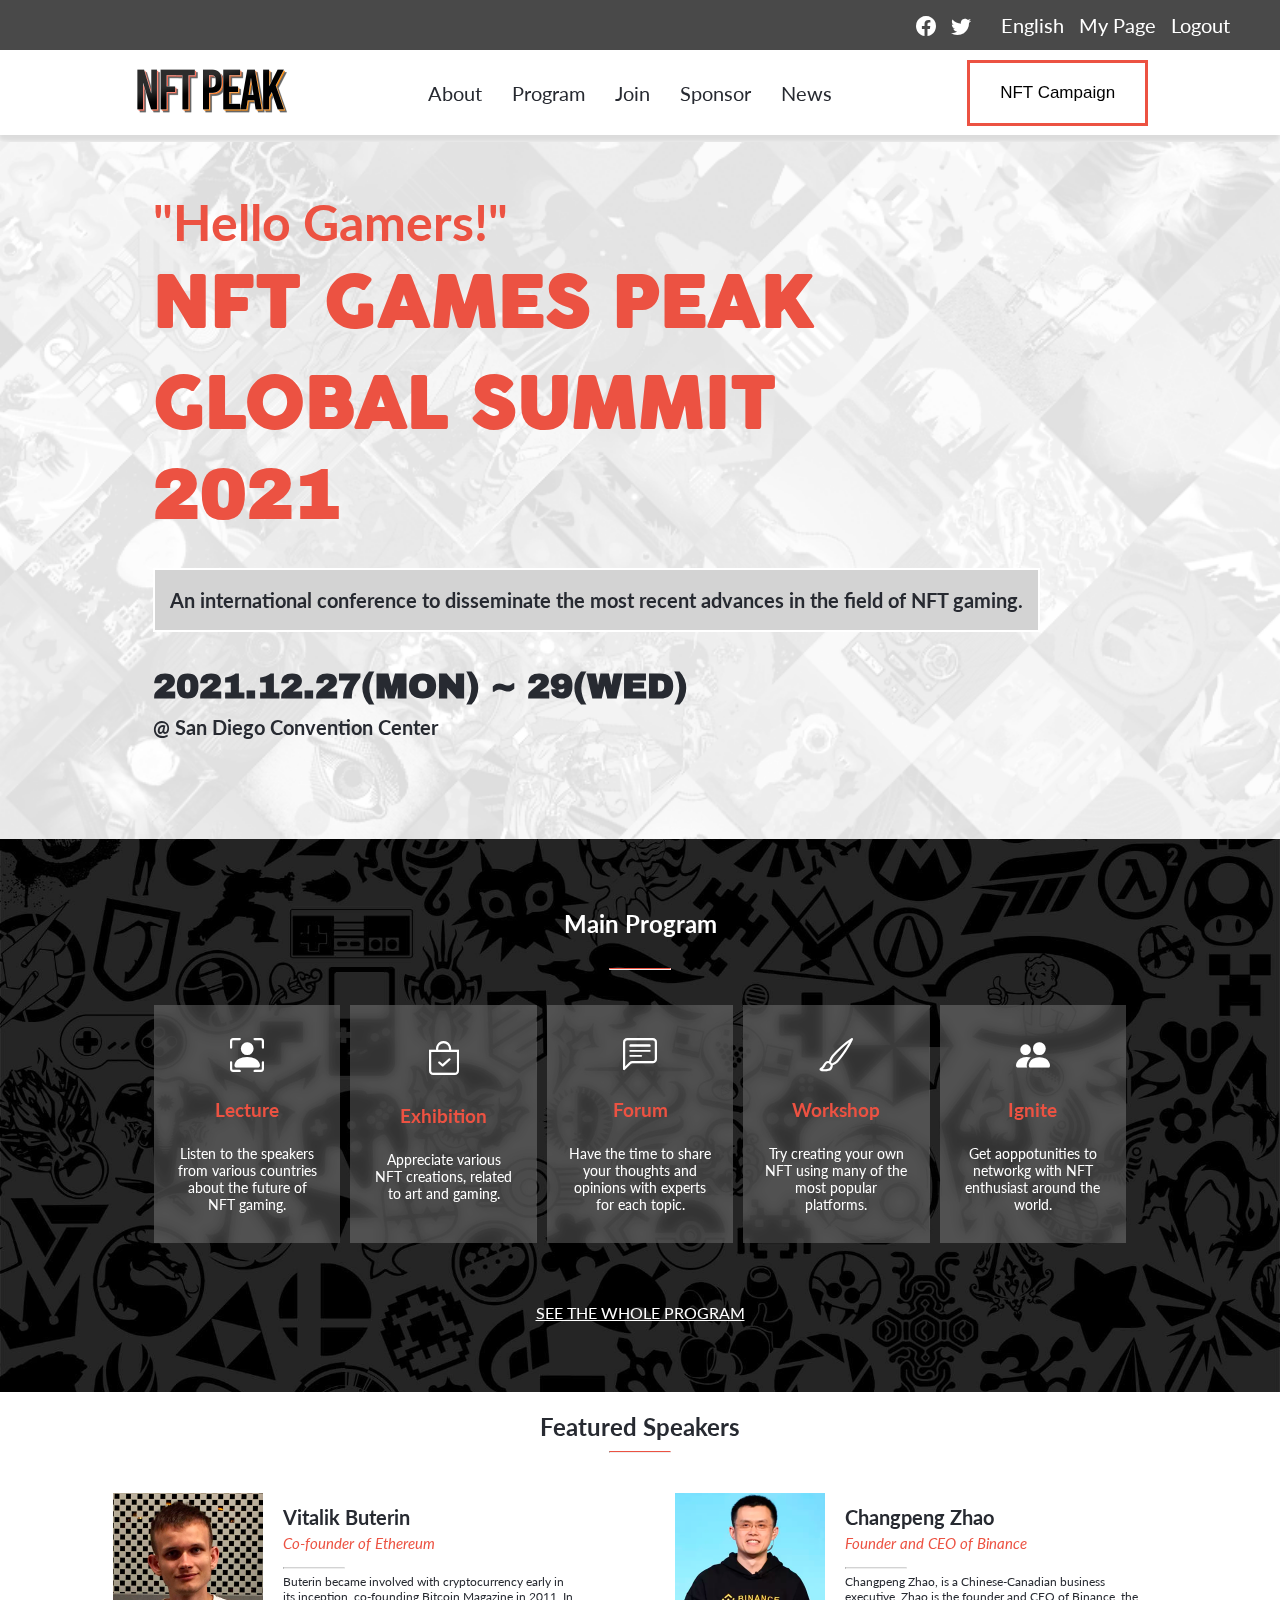
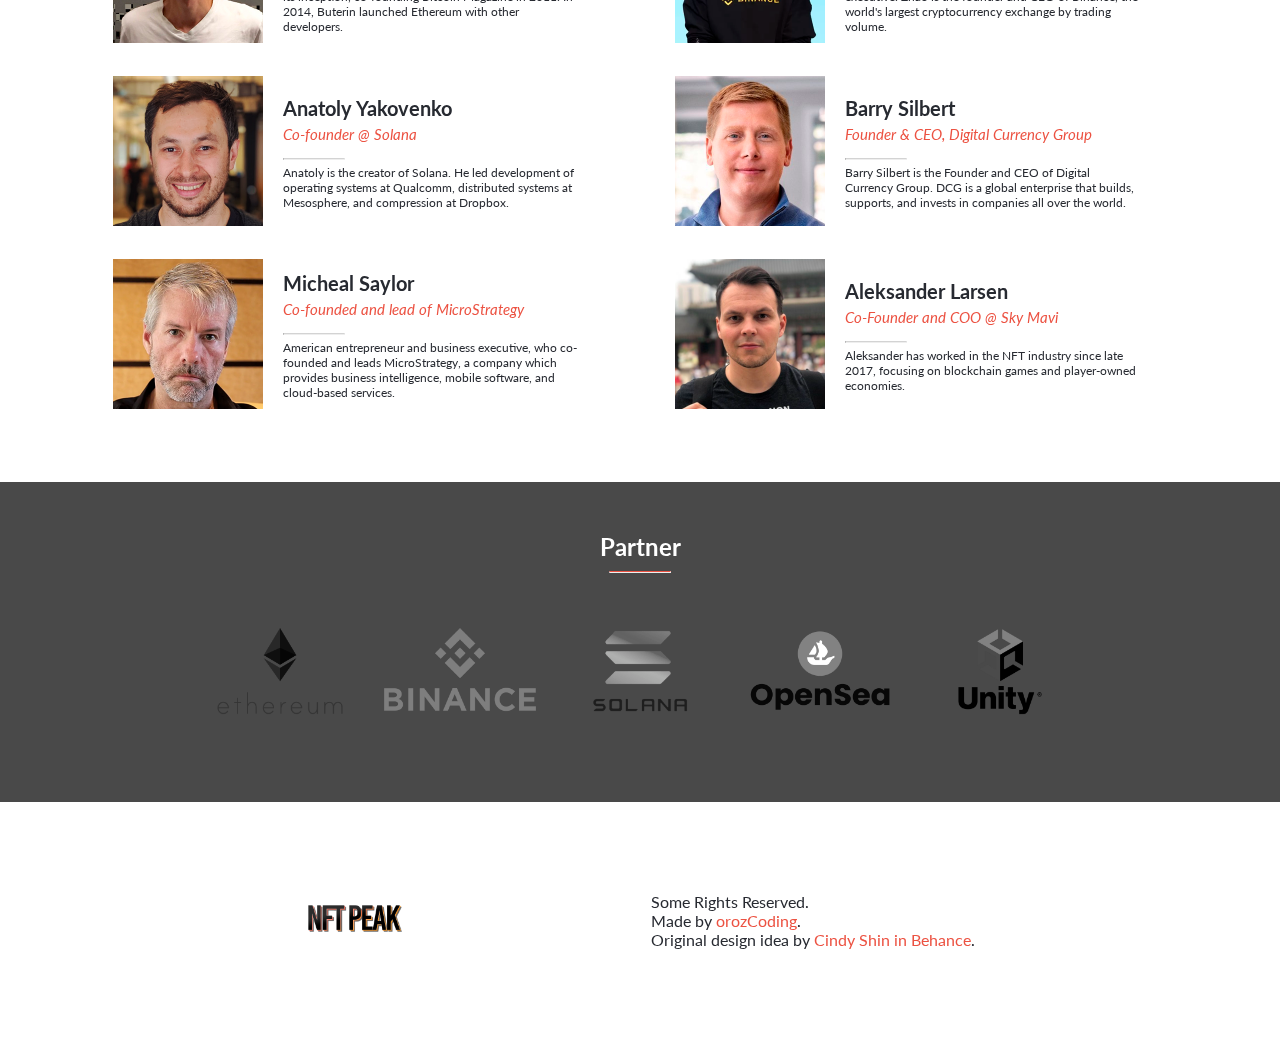
<file: index.html>
<!DOCTYPE html>
<html lang="en">
<head>
  <meta charset="UTF-8">
  <meta http-equiv="X-UA-Compatible" content="IE=edge">
  <meta name="viewport" content="width=device-width, initial-scale=1.0">
  <title>NFT Peak - International Summit</title>
  <link rel="stylesheet" href="https://cdn.jsdelivr.net/npm/bootstrap-icons@1.7.2/font/bootstrap-icons.css">
  <link rel="stylesheet" href="css/styles.css">
  <link rel="stylesheet" href="css/desktop.css">
</head>
<body>

  <header class="d-flex">
    <nav id="nav-bar" class="d-flex">
      <div id="black-bar" class="d-flex">
        <div class="social-icons d-flex">
          <div id="fb-icon"><i class="bi bi-facebook"></i></div>
          <div id="tw-icon"><i class="bi bi-twitter"></i></div>
        </div>
        <ul id="black-link-list" class="d-flex">
          <li class="black-link">English</li>
          <li class="black-link">My Page</li>
          <li class="black-link">Logout</li>
        </ul>
      </div>
      <div id="white-bar" class="d-flex">
        <div id="white-bar-container" class="d-flex">
          <div class="white-bar-logo d-flex">
            <a href="index.html"><img src="img/logo/logo.png" alt="NFT Peak Logo" class="pointer"></a>
          </div>
          <ul id="white-link-list" class="d-flex">
            <li class="white-link"><a class="pointer" href="about.html">About</a></li>
            <li class="white-link pointer"><a href="">Program</a></li>
            <li class="white-link pointer"><a href="">Join</a></li>
            <li class="white-link pointer"><a href="">Sponsor</a></li>
            <li class="white-link pointer"><a href="">News</a></li>
          </ul>
          <button type="button" id="white-bar-button">NFT Campaign</button>
        </div>
      </div>
    </nav>
  </header>

  <section id="head" class="d-flex">
    <div id="head-container" class="d-flex">
      <div id="menu-burger" class="menu-burger"><i class="bi bi-list" id="menuclick"></i></div>
      <h3 id="head-subtitle">"Hello Gamers!"</h3>
      <h1 id="head-title">NFT GAMES PEAK<br>GLOBAL SUMMIT</h1>
      <h2 id="head-year">2021</h2>
      <h4 id="head-subinfo">An international conference to disseminate the most recent advances in the field of NFT gaming.</h4>
      <h3 id="head-date">2021.12.27(MON) ~ 29(WED)</h3>
      <h4 id="head-location">@ San Diego Convention Center</h4>
    </div>
  </section>

  <section id="program" class="d-flex">
    <div id="program-container" class="d-flex">
      <h2 id="pro-title">Main Program</h2>
      <hr class="divisor">
      <div id="pro-items-container" class="d-flex">
        <div class="pro-item-box d-flex pointer pointer">
          <div class="pro-item-icon d-flex"><i class="bi bi-person-bounding-box"></i></div>
          <div class="pro-item-title d-flex"><h3>Lecture</h3></div>
          <p class="pro-item-info d-flex d-flex">Listen to the speakers from various countries about the future of NFT gaming.</p>
        </div>
        <div class="pro-item-box d-flex pointer">
          <div class="pro-item-icon d-flex"><i class="bi bi-bag-check"></i></div>
          <div class="pro-item-title d-flex"><h3>Exhibition</h3></div>
          <p class="pro-item-info d-flex">Appreciate various NFT creations, related to art and gaming.</p>
        </div>
        <div class="pro-item-box d-flex pointer">
          <div class="pro-item-icon d-flex"><i class="bi bi-chat-left-text"></i></div>
          <div class="pro-item-title d-flex"><h3>Forum</h3></div>
          <p class="pro-item-info d-flex">Have the time to share your thoughts and opinions with experts for each topic.</p>
        </div>
        <div class="pro-item-box d-flex pointer">
          <div class="pro-item-icon d-flex"><i class="bi bi-brush"></i></div>
          <div class="pro-item-title d-flex"><h3>Workshop</h3></div>
          <p class="pro-item-info d-flex">Try creating your own NFT using many of the most popular platforms.</p>
        </div>
        <div class="pro-item-box d-flex pointer">
          <div class="pro-item-icon d-flex"><i class="bi bi-people-fill"></i></div>
          <div class="pro-item-title d-flex"><h3>Ignite</h3></div>
          <p class="pro-item-info d-flex">Get aoppotunities to networkg with NFT enthusiast around the world.</p>
        </div>
      
      </div>
      <a href="#" id="pro-link" class="pointer">SEE THE WHOLE PROGRAM</a>
      <button type="button" id="pro-join-btn">Join NFT Peak Summit</button>
    </div>
  </section>
  
  <section id="speakers">
    <div id="speakers-container" class="d-flex">
      <h2 id="sp-title">Featured Speakers</h2>
      <hr class="divisor">
      <div id="sp-items-container" class="d-flex">
      </div>
      <button type="button" id="sp-button">MORE</button>
    </div>
  </section>

  <section id="partner" class="d-flex">
    <div id="partner-container" class="d-flex">
      <h2 id="par-title">Partner</h2>
      <hr class="divisor">
      <div id="par-logo-container" class="d-flex">
        <div class="par-logo"><img src="img/logo/eth.png" alt="Ethereum Logo"></div>
        <div class="par-logo"><img src="img/logo/bin.png" alt="Binance Logo"></div>
        <div class="par-logo"><img src="img/logo/sol.png" alt="Solana Logo"></div>
        <div class="par-logo"><img src="img/logo/open.png" alt="OpenSea Logo"></div>
        <div class="par-logo"><img src="img/logo/uni.png" alt="Unity Logo"></div>
      </div>
    </div>
  </section>

  <footer class="d-flex">
    <div id="footer-container" class="d-flex">
      <div id="footer-logo"><img class="footer-img" src="img/logo/logo.png" alt="NFT Peak Logo"></div>
      <div id="footer-info-description">
        <p>Some Rights Reserved.</p>
        <p>Made by <a href="https://github.com/orozCoding">orozCoding</a>.</p>
        <p>Original design idea by <a href="https://www.behance.net/adagio07">Cindy Shin in Behance</a>.</p>
      </div>
    </div>
  </footer>

  <!-- Menu Overlay -->
  <div id="menu-overlay" class="d-off">
    <div class="container d-flex">
        <div class="d-flex"><img class="xicon-image" src="img/icon/xicon.png" alt="Exit Menu Icon"></div>
        <ul class="d-flex">
            <li><a class="overlay-btn" href="index.html">Home</a></li>
            <li><a class="overlay-btn" href="about.html">About</a></li>
        </ul>
    </div>
  </div>

  <script src="js/menu.js"></script>
  <script src="js/speakers.js"></script>
</body>
</html>
</file>
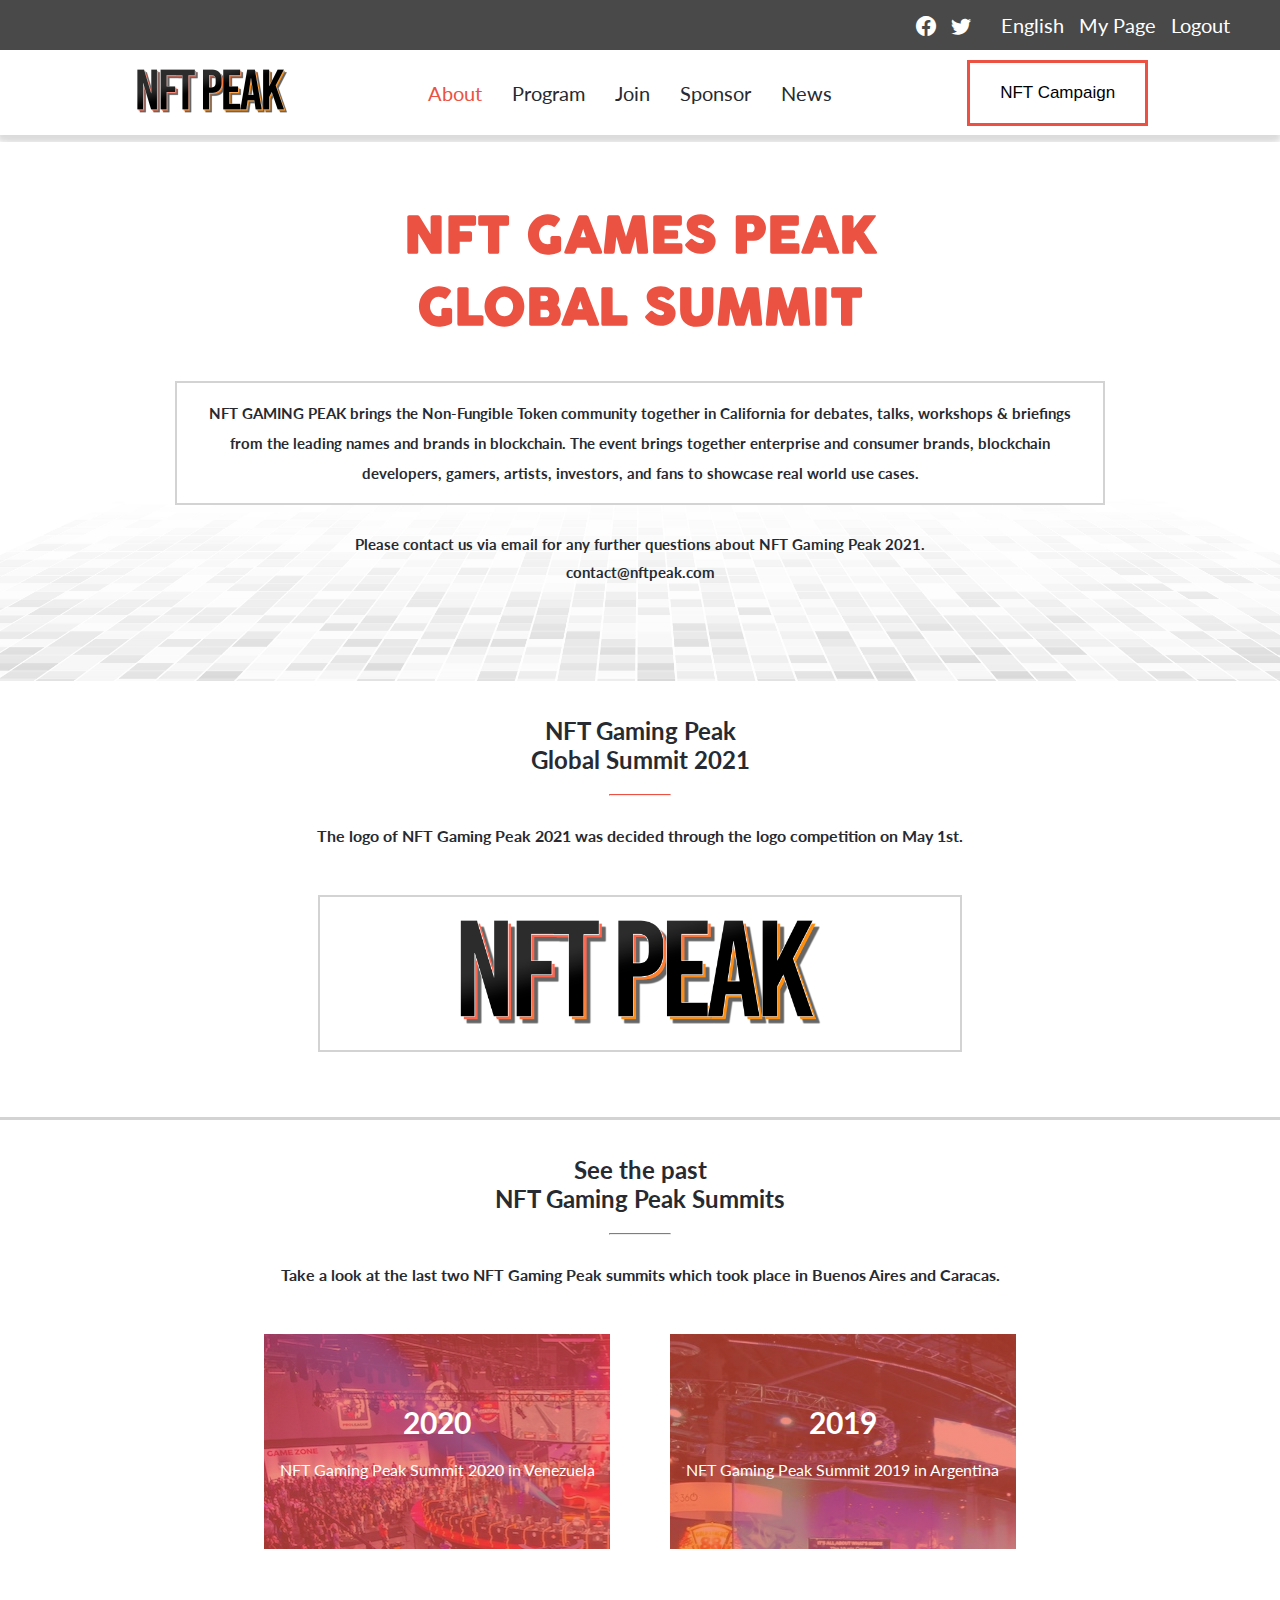
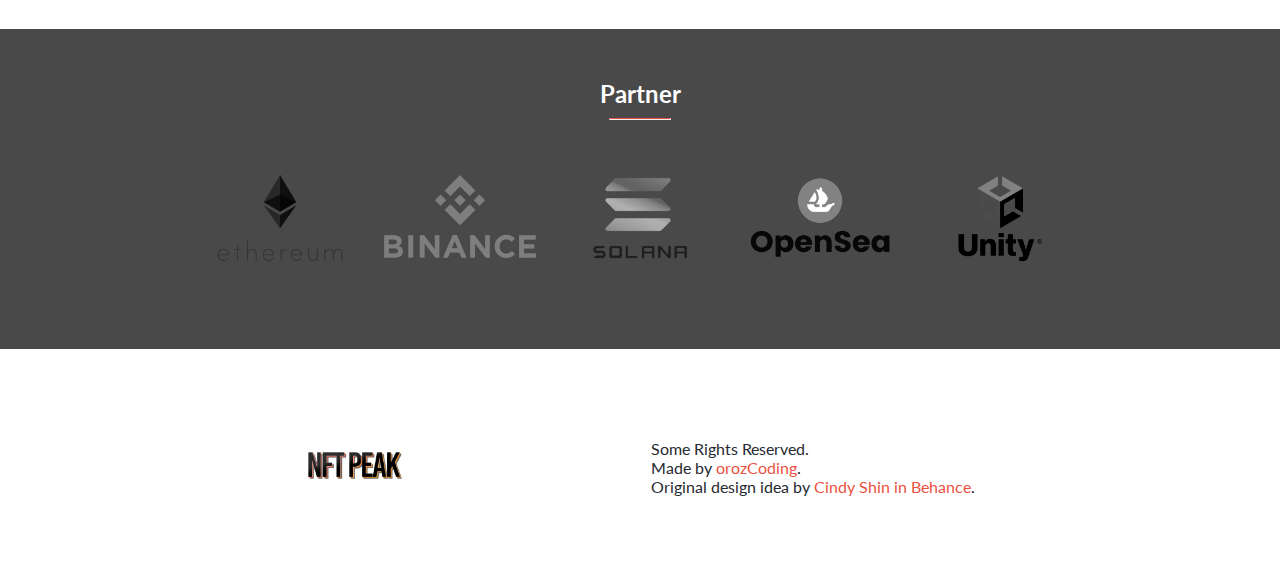
<file: about.html>
<!DOCTYPE html>
<html lang="en">
<head>
  <meta charset="UTF-8">
  <meta http-equiv="X-UA-Compatible" content="IE=edge">
  <meta name="viewport" content="width=device-width, initial-scale=1.0">
  <title>About NFT Peak - International Summit</title>
  <link rel="stylesheet" href="https://cdn.jsdelivr.net/npm/bootstrap-icons@1.7.2/font/bootstrap-icons.css">
  <link rel="stylesheet" href="css/styles.css">
  <link rel="stylesheet" href="css/desktop.css">
</head>
<body>

  <header class="d-flex">
    <nav id="nav-bar" class="d-flex">
      <div id="black-bar" class="d-flex">
        <div class="social-icons d-flex">
          <div id="fb-icon"><i class="bi bi-facebook"></i></div>
          <div id="tw-icon"><i class="bi bi-twitter"></i></div>
        </div>
        <ul id="black-link-list" class="d-flex">
          <li class="black-link">English</li>
          <li class="black-link">My Page</li>
          <li class="black-link">Logout</li>
        </ul>
      </div>
      <div id="white-bar" class="d-flex">
        <div id="white-bar-container" class="d-flex">
          <div class="white-bar-logo d-flex">
            <a href="index.html"><img src="img/logo/logo.png" alt="NFT Peak Logo" class="pointer"></a>
          </div>
          <ul id="white-link-list" class="d-flex">
            <li class="white-link"><a class="pointer active" href="about.html">About</a></li>
            <li class="white-link pointer"><a href="">Program</a></li>
            <li class="white-link pointer"><a href="">Join</a></li>
            <li class="white-link pointer"><a href="">Sponsor</a></li>
            <li class="white-link pointer"><a href="">News</a></li>
          </ul>
          <button type="button" id="white-bar-button">NFT Campaign</button>
        </div>
      </div>
    </nav>
  </header>

  <section id="about-head" class="d-flex">
    <div id="about-head-container" class="d-flex">
      <div id="menu-burger" class="menu-burger"><i class="bi bi-list"></i></div>
      <h1 id="about-head-title">NFT GAMES PEAK<br>GLOBAL SUMMIT</h1>
      <h4 id="about-head-subinfo">NFT GAMING PEAK brings the Non-Fungible Token community together in California for debates, talks, workshops & briefings from the leading names and brands in blockchain. The event brings together enterprise and consumer brands, blockchain developers, gamers, artists, investors, and fans to showcase real world use cases.</h4>
      <div id="about-head-contact" class="d-flex">
        <h4>Please contact us via email for any further questions about NFT Gaming Peak 2021.</h4>
        <h4>contact@nftpeak.com</h4>
      </div>
    </div>
  </section>

  <section id="about-logo" class="d-flex">
    <h2 class="about-section-title">NFT Gaming Peak<br>Global Summit 2021</h2>
    <hr class="divisor">
    <h4 class="about-section-info">The logo of NFT Gaming Peak 2021 was decided through the logo competition on May 1st.</h4>
    <div id="about-logo-logo"><img src="img/logo/logo.png" alt="NFT Peak Logo"></div>
  </section>

  <section id="about-past" class="d-flex">
    <h2 class="about-section-title">See the past<br>NFT Gaming Peak Summits</h2>
    <hr class="divisor">
    <h4 class="about-section-info">Take a look at the last two NFT Gaming Peak summits which took place in Buenos Aires and Caracas.</h4>
    <div class="about-past-event d-flex">
      <div id="event-ven" class="past-event d-flex pointer">
        <h3 class="past-event-title">2020</h3>
        <p>NFT Gaming Peak Summit 2020 in Venezuela</p>
      </div>
      <div id="event-arg" class="past-event d-flex pointer">
        <h3 class="past-event-title">2019</h3>
        <p>NFT Gaming Peak Summit 2019 in Argentina</p>
      </div>
    </div>
  </section>
  
  <section id="partner" class="d-flex">
    <div id="partner-container" class="d-flex">
      <h2 id="par-title">Partner</h2>
      <hr class="divisor">
      <div id="par-logo-container" class="d-flex">
        <div class="par-logo"><img src="img/logo/eth.png" alt="Ethereum Logo"></div>
        <div class="par-logo"><img src="img/logo/bin.png" alt="Binance Logo"></div>
        <div class="par-logo"><img src="img/logo/sol.png" alt="Solana Logo"></div>
        <div class="par-logo"><img src="img/logo/open.png" alt="OpenSea Logo"></div>
        <div class="par-logo"><img src="img/logo/uni.png" alt="Unity Logo"></div>
      </div>
    </div>
  </section>

  <footer class="d-flex">
    <div id="footer-container" class="d-flex">
      <div id="footer-logo"><img class="footer-img" src="img/logo/logo.png" alt="NFT Peak Logo"></div>
      <div id="footer-info-description">
        <p>Some Rights Reserved.</p>
        <p>Made by <a href="https://github.com/orozCoding">orozCoding</a>.</p>
        <p>Original design idea by <a href="https://www.behance.net/adagio07">Cindy Shin in Behance</a>.</p>
      </div>
    </div>
  </footer>

  <!-- Menu Overlay -->
  <div id="menu-overlay" class="d-off">
    <div class="container d-flex">
        <div class="d-flex"><img class="xicon-image" src="img/icon/xicon.png" alt="Exit Menu Icon"></div>
        <ul class="d-flex">
            <li><a class="" href="index.html">Home</a></li>
            <li><a class="" href="about.html">About</a></li>
        </ul>
    </div>
  </div>

  <script src="js/menu.js"></script>

</body>
</html>
</file>
<file: css/styles.css>
@import url('https://fonts.googleapis.com/css2?family=Lato:ital,wght@0,100;0,300;0,400;0,700;0,900;1,100;1,300;1,400;1,700;1,900&display=swap');
@import url('https://fonts.googleapis.com/css2?family=Archivo+Black&display=swap');

@font-face { font-family: cocogoose; src: url(Cocogoose.ttf); }

* {
  margin: 0;
  padding: 0;
}

a:link {
  text-decoration: inherit;
  color: inherit;
}

a:visited {
  text-decoration: inherit;
  color: inherit;
}

.d-flex {
  display: flex;
  flex-direction: column;
  align-items: center;
}

.d-off {
  display: none;
}

.pointer {
  cursor: pointer;
}

/* Temp limitation */

body {
  max-width: 768px;
  display: flex;
  flex-direction: column;
  align-items: center;
  font-family: 'Lato', sans-serif;
  background-color: #fff;
  color: #272a31;
}

#menu-mobile {
  position: fixed;
  top: -100%;
  color: red;
  transition: all 1.5s ease;
}

#nav-bar {
  display: none;
}

#head {
  flex-direction: column;
  align-items: center;
  justify-content: center;
  background-image: url(../img/bg/bgwhite.png);
  background-repeat: no-repeat;
  background-size: cover;
  background-position: 50% 50%;
}

#menu-burger {
  margin: 0 0 0 25px;
  font-size: 50px;
  cursor: pointer;
}

#head-subtitle {
  font-size: 30px;
  color: #ec5242;
  margin-top: 50px;
}

#head-title {
  font-family: cocogoose, 'Arial Narrow', Arial, sans-serif;
  font-size: 40px;
  margin-top: 3px;
  color: #ec5242;
}

#head-year {
  font-family: 'Archivo Black', sans-serif;
  font-size: 40px;
  font-weight: bold;
  color: #ec5242;
}

#menu-burger,
#head-subtitle,
#head-title,
#head-year,
#head-date,
#head-location {
  align-self: start;
  margin-left: 25px;
}

#head-subinfo {
  background-color: #d3d3d3;
  padding: 15px;
  border: solid 2px #fff;
  margin: 35px 25px 0 25px;
  line-height: 30px;
  font-size: 20px;
}

#head-date {
  font-family: 'Archivo Black', sans-serif;
  font-size: 25px;
  margin-top: 35px;
}

#head-location {
  font-size: 20px;
  margin-top: 10px;
  margin-bottom: 100px;
}

/* main program */

#pro-link {
  display: none;
}

#program {
  background-image: url(../img/bg/bgblack.jpg);
  background-repeat: no-repeat;
  background-size: cover;
  background-position: 50% 50%;
  width: 100%;
  color: #fff;
}

#program-container {
  margin-top: 35px;
  align-items: center;
  justify-content: center;
}

.divisor {
  margin-top: 10px;
  border-top: solid 1.5px #ec5242;
  width: 60px;
}

#pro-items-container {
  margin-top: 15px;
  display: flex;
  align-items: center;
  justify-content: center;
  text-align: center;
  gap: 10px;
  width: 90%;
}

.pro-item-box {
  flex-direction: row;
  background-color: rgba(255, 255, 255, 0.2);
  justify-content: center;
  align-items: center;
  width: 100%;
  padding: 5px;
  backdrop-filter: blur(6px) opacity(0.8);
}

.pro-item-icon .bi {
  font-size: 34px;
}

.pro-item-title {
  color: #ec5242;
}

.pro-item-icon,
.pro-item-title {
  width: 20%;
  flex-grow: 1;
  text-align: center;
}

.pro-item-info {
  width: 60%;
  flex-grow: 2;
  text-align: left;
  font-size: 90%;
  padding: 10px;
  margin-left: 5px;
}

#pro-join-btn {
  margin-top: 25px;
  margin-bottom: 25px;
  padding: 20px 50px 20px 50px;
  background-color: #ec5242;
  color: #fff;
  border: none;
  font-family: 'Lato', sans-serif;
  font-size: 17px;
}

#speakers {
  width: 100%;
  background-color: #fff;
  max-width: 90%;
  margin-top: 20px;
  margin-bottom: 50px;
}

#sp-items-container {
  margin-top: 40px;
  gap: 30px;
}

.sp-box {
  flex-direction: row;
  transition: all 1.5s ease;
}

.sp-box-photo {
  max-width: 150px;
}

.sp-box-photo img {
  max-width: 100%;
}

.sp-box-info {
  max-width: 60%;
  align-items: start;
  margin-left: 20px;
  gap: 5px;
}

.sp-box-info-title {
  font-weight: bold;
  font-size: 25px;
}

.sp-box-info-job {
  font-style: italic;
  color: #ec5242;
}

.sp-box hr {
  border-top: solid 1.5px #d3d3d3;
}

.sp-box-info-extra {
  font-size: 13px;
}

#sp-button {
  width: 100%;
  background-color: #fff;
  padding: 15px 0 15px 0;
  font-size: 20px;
  margin-top: 40px;
  cursor: pointer;
}

.order-3,
.order-4,
.order-5,
.order-6 {
  display: none;
}

.sp-on {
  display: flex;
}

#partner {
  width: 100%;
  background-color: rgb(73, 73, 73);
}

#partner-container {
  margin-top: 30px;
}

#par-title {
  color: #fff;
}

#par-logo-container {
  margin-top: 30px;
  margin-bottom: 50px;
  width: 90%;
  flex-direction: row;
  flex-wrap: wrap;
  justify-content: center;
  gap: 10px;
}

#par-logo-container img {
  max-width: 170px;
}

footer {
  background-color: #fff;
  width: 100%;
}

#footer-container {
  margin-top: 50px;
  margin-bottom: 50px;
  width: 70%;
  flex-direction: row;
  justify-content: space-around;
  gap: 20px;
}

.footer-img {
  max-width: 100px;
}

#footer-info-description a {
  color: #ec5242;
}

@media screen and (max-width: 424px) {
  .pro-item-title {
    font-size: 100%;
  }

  .pro-item-icon .bi {
    font-size: 20px;
  }

  .pro-item-box {
    font-size: 70%;
  }

  #head-title {
    font-size: 30px;
  }

  #head-year {
    font-size: 30px;
  }

  #head-subinfo {
    font-size: 15px;
  }

  #head-date {
    font-size: 20px;
  }

  #head-location {
    font-size: 18px;
  }

  #par-logo-container img {
    max-width: 100px;
  }
}

/* About Section */

#about-head {
  flex-direction: column;
  align-items: center;
  justify-content: center;
  background-image: url(../img/bg/headline.jpg);
  background-repeat: no-repeat;
  background-size: cover;
  background-position: 50% 50%;
  text-align: center;
}

#about-menu-burger {
  margin: 0 0 0 25px;
}

#about-head-subtitle {
  font-size: 30px;
  color: #ec5242;
  margin-top: 50px;
}

#about-head-title {
  font-family: cocogoose, 'Arial Narrow', Arial, sans-serif;
  font-size: 50px;
  margin-top: 3px;
  color: #ec5242;
}

#about-head-subinfo {
  background-color: #fff;
  padding: 15px;
  border: solid 2px #d3d3d3;
  margin: 35px 25px 0 25px;
  line-height: 30px;
  font-size: 20px;
}

#about-head-contact {
  font-size: 20px;
  margin-top: 30px;
  margin-bottom: 100px;
  width: 70%;
  gap: 10px;
}

#about-logo {
  width: 100%;
  margin-top: 35px;
  padding-bottom: 35px;
  text-align: center;
  gap: 20px;
  border-bottom: solid 3px #d3d3d3;
}

.about-section-info {
  max-width: 80%;
}

#about-logo-logo {
  width: 80%;
  background-color: #fff;
  border: solid 2px #d3d3d3;
  padding: 15px 0 15px 0;
}

#about-logo-logo img {
  max-width: 60%;
}

#about-past {
  width: 100%;
  text-align: center;
  margin-top: 35px;
  gap: 20px;
  padding-bottom: 50px;
}

.about-past-event {
  width: 90%;
  gap: 20px;
}

.past-event {
  width: 70%;
  padding: 70px 0 70px 0;
  color: #fff;
  gap: 20px;
}

.past-event-title {
  font-size: 30px;
}

#event-ven {
  background-image: linear-gradient(to right, rgba(238, 82, 60, 0.65), rgba(238, 82, 60, 0.65)), url("../img/bg/2020.jpg");
}

#event-arg {
  background-image: linear-gradient(to right, rgba(238, 82, 60, 0.65), rgba(238, 82, 60, 0.65)), url("../img/bg/2019.jpg");
}

#menu-overlay {
  position: absolute;
  width: 100%;
  height: 100%;
  background-color: #ec5242;
  mix-blend-mode: multiply;
  backdrop-filter: blur(6px) opacity(0.5);
  transition: all 0.25s linear;
}

#menu-overlay .container,
#menu-overlay ul {
  flex-direction: column;
}

#menu-overlay ul {
  margin-left: 20px;
  gap: 25px;
  font-style: normal;
  font-weight: 600;
  font-size: 32px;
  line-height: 44px;
  color: #fff;
  cursor: pointer;
}

#menu-overlay .container div {
  align-self: end;
}

#menu-overlay a {
  cursor: pointer;
}

.xicon-image {
  margin: 20px 20px 0 0;
  padding: 5px;
  cursor: pointer;
}

.overlay-btn {
  cursor: pointer;
}

.no-scroll {
  overflow: hidden;
}
</file>
<file: css/desktop.css>
@media screen and (min-width: 768px) {
  body {
    max-width: none;
  }

  header {
    width: 100%;
    box-shadow: 0 7px 11px 0 #dbdbdb;
    margin-bottom: 7px;
  }

  a,
  a label {
    cursor: pointer;
  }

  #nav-bar {
    display: flex;
    width: 100%;
    box-shadow: -1px 5px 5px 0 #dbdbdb;
  }

  #black-bar {
    flex-direction: row;
    justify-content: end;
    background-color: rgb(73, 73, 73);
    width: 100%;
    padding: 20px;
    height: 10px;
    gap: 30px;
    color: #fff;
    font-size: 20px;
  }

  #black-link-list {
    flex-direction: row;
    list-style: none;
    margin-right: 50px;
    gap: 15px;
  }

  .social-icons {
    flex-direction: row;
    gap: 15px;
  }

  .social-icons,
  .black-link {
    cursor: pointer;
  }

  #white-bar {
    flex-direction: row;
    background-color: #fff;
    width: 100%;
    height: 25px;
    padding: 30px 0 30px 0;
    justify-content: center;
  }

  #white-bar-container {
    flex-direction: row;
    width: 90%;
    justify-content: space-around;
  }

  .white-bar-logo img {
    max-height: 50px;
  }

  #white-link-list {
    flex-direction: row;
    list-style: none;
    gap: 30px;
    font-size: 20px;
  }

  .white-link:hover {
    color: #ec5242;
  }

  .white-link .active {
    color: #ec5242;
  }

  #white-bar-button {
    padding: 20px 30px 20px 30px;
    background-color: #fff;
    border: solid #ec5242 3px;
    cursor: pointer;
    font-size: 17px;
  }

  #white-bar-button:hover {
    color: #fff;
    background-color: #ec5242;
  }

  #head,
  #head-container {
    width: 100%;
  }

  #menu-burger {
    display: none;
  }

  #head-container {
    align-items: start;
    max-width: 80%;
  }

  #head-title,
  #head-year {
    font-size: 70px;
  }

  #head-subtitle {
    font-size: 50px;
  }

  #head-date {
    font-size: 35px;
  }

  /* main program desktop */

  #pro-join-btn {
    display: none;
  }

  #program-container {
    margin-top: 70px;
    gap: 20px;
    margin-bottom: 70px;
  }

  #pro-items-container {
    flex-direction: row;
  }

  .pro-item-box {
    flex-direction: column;
    align-items: center;
    height: 230px;
    max-width: 200px;
    text-align: center;
    justify-content: start;
    padding: 4px;
  }

  .pro-item-box:hover {
    border: solid 2px #fff;
    transform: scale(1.1);
  }

  .pro-item-icon {
    max-height: 60px;
    margin-top: 20px;
  }

  .pro-item-title {
    max-height: 60px;
    min-height: 60px;
    justify-self: center;
    width: auto;
  }

  .pro-item-icon,
  .pro-item-title {
    justify-content: center;
  }

  .pro-item-info {
    justify-content: start;
    margin: 0;
    width: 80%;
    text-align: center;
    padding: 5px;
  }

  #pro-link {
    display: block;
    margin-top: 40px;
    text-decoration: underline;
  }

  /* featured speakers */

  #sp-items-container {
    width: 95%;
    flex-direction: row;
    flex-wrap: wrap;
    margin-bottom: 20px;
    justify-content: space-around;
  }

  .sp-box {
    max-width: 45%;
  }

  .sp-box-info-title {
    font-size: 20px;
  }

  .sp-box-info-job {
    font-size: 15px;
  }

  .sp-box-info-extra {
    font-size: 12px;
    width: 100%;
  }

  #sp-button {
    display: none;
  }

  .order-3,
  .order-4,
  .order-5,
  .order-6 {
    display: flex;
  }

  /* partner */

  #partner-container {
    margin-top: 50px;
    margin-bottom: 30px;
    width: 90%;
  }

  #par-logo-container {
    margin-top: 50px;
  }

  /* credits */

  footer {
    margin-top: 40px;
    margin-bottom: 40px;
  }

  /* about page */

  #about-head-title {
    margin-top: 60px;
    font-size: 50px;
  }

  #about-head-subinfo {
    max-width: 70%;
    font-size: 15px;
  }

  #about-head-contact {
    font-size: 15px;
  }

  #about-logo {
    gap: 30px;
  }

  #about-logo .divisor,
  #about-past .divisor {
    margin-top: -10px;
  }

  #about-logo-logo {
    max-width: 50%;
    margin-top: 20px;
    margin-bottom: 30px;
  }

  #about-past {
    gap: 30px;
  }

  .about-past-event {
    flex-direction: row;
    justify-content: center;
    margin-top: 20px;
    margin-bottom: 30px;
    gap: 60px;
  }

  .past-event {
    max-width: 30%;
  }

  .past-event:hover {
    opacity: 0.8;
  }
}

@media screen and (min-width: 768px) and (max-width: 880px) {
  #white-bar-container {
    width: 100%;
  }

  #head-title,
  #head-year {
    font-size: 70px;
  }

  .pro-item-box {
    height: 270px;
  }
}

@media screen and (min-width: 877px) and (max-width: 1114px) {
  #par-logo-container {
    justify-content: center;
    align-items: center;
    gap: 50px;
    width: 100%;
  }

  .par-logo {
    max-width: 120px;
  }
}
</file>
